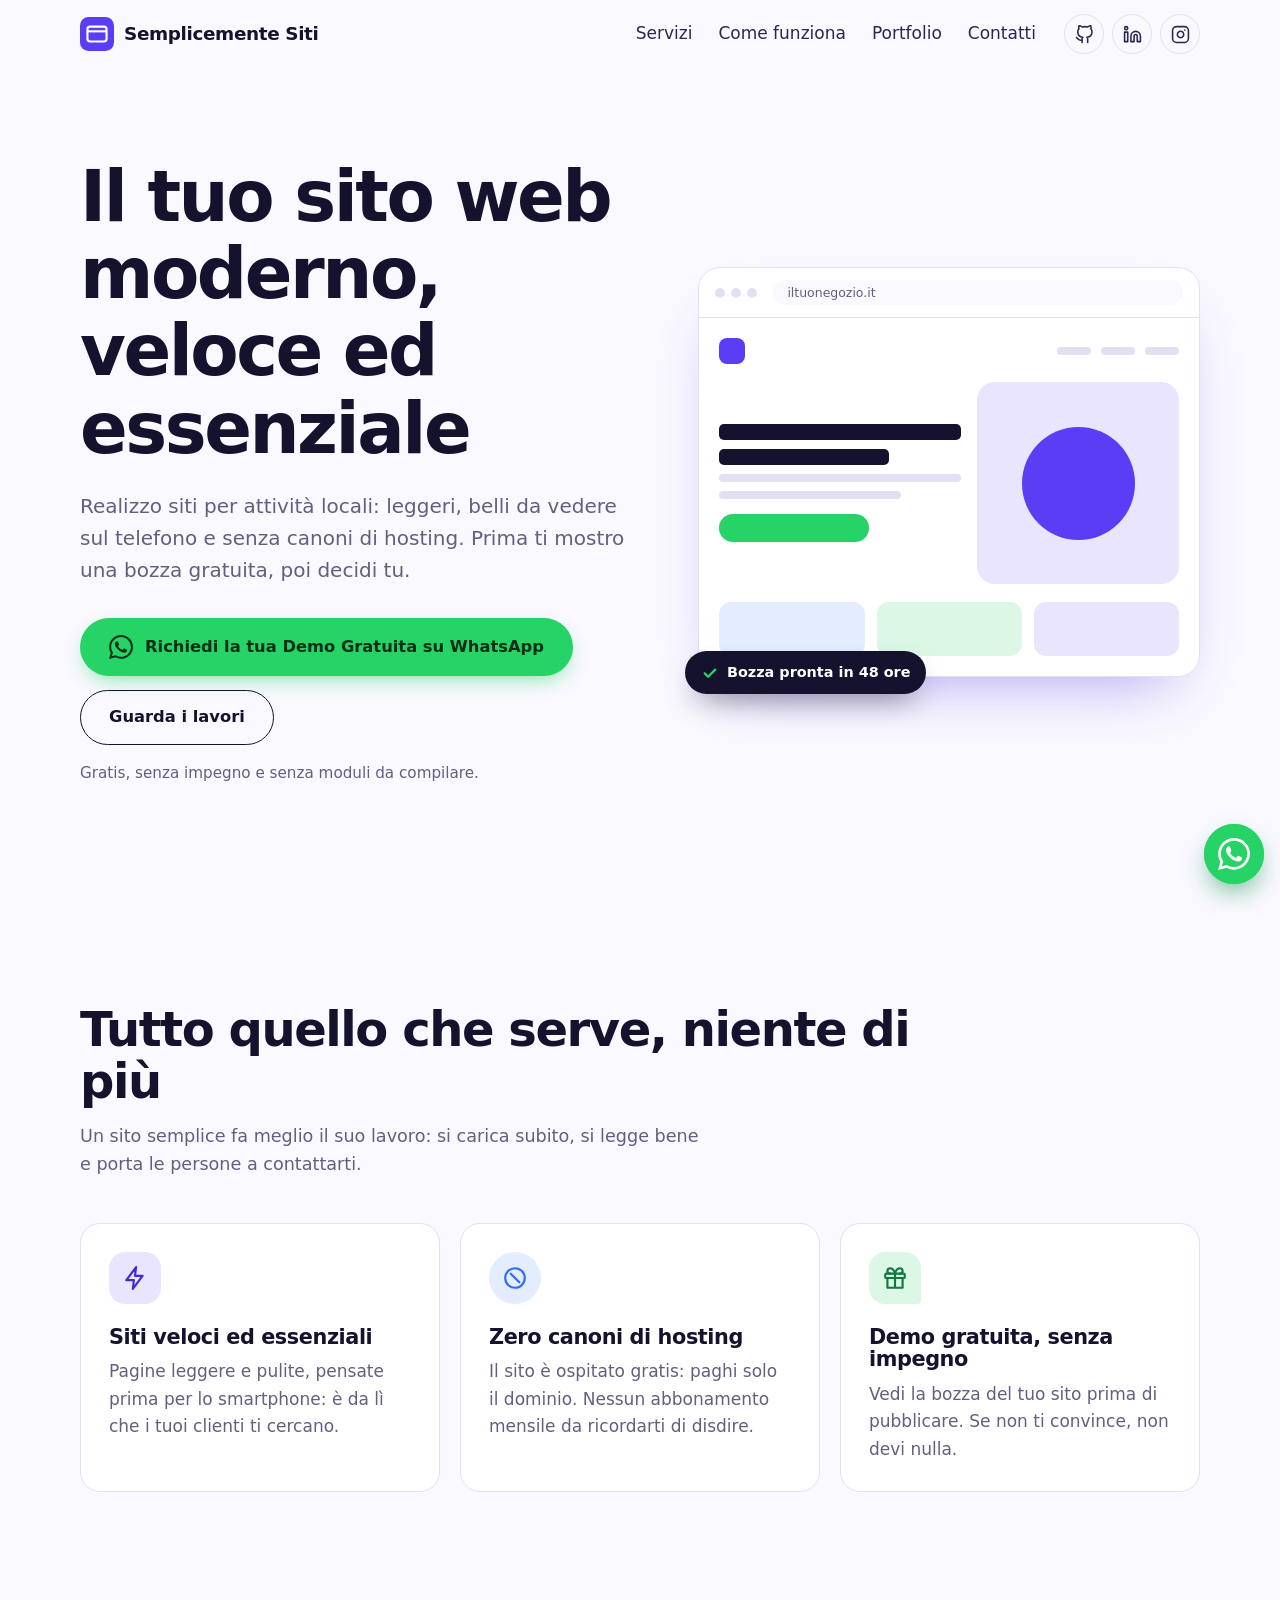
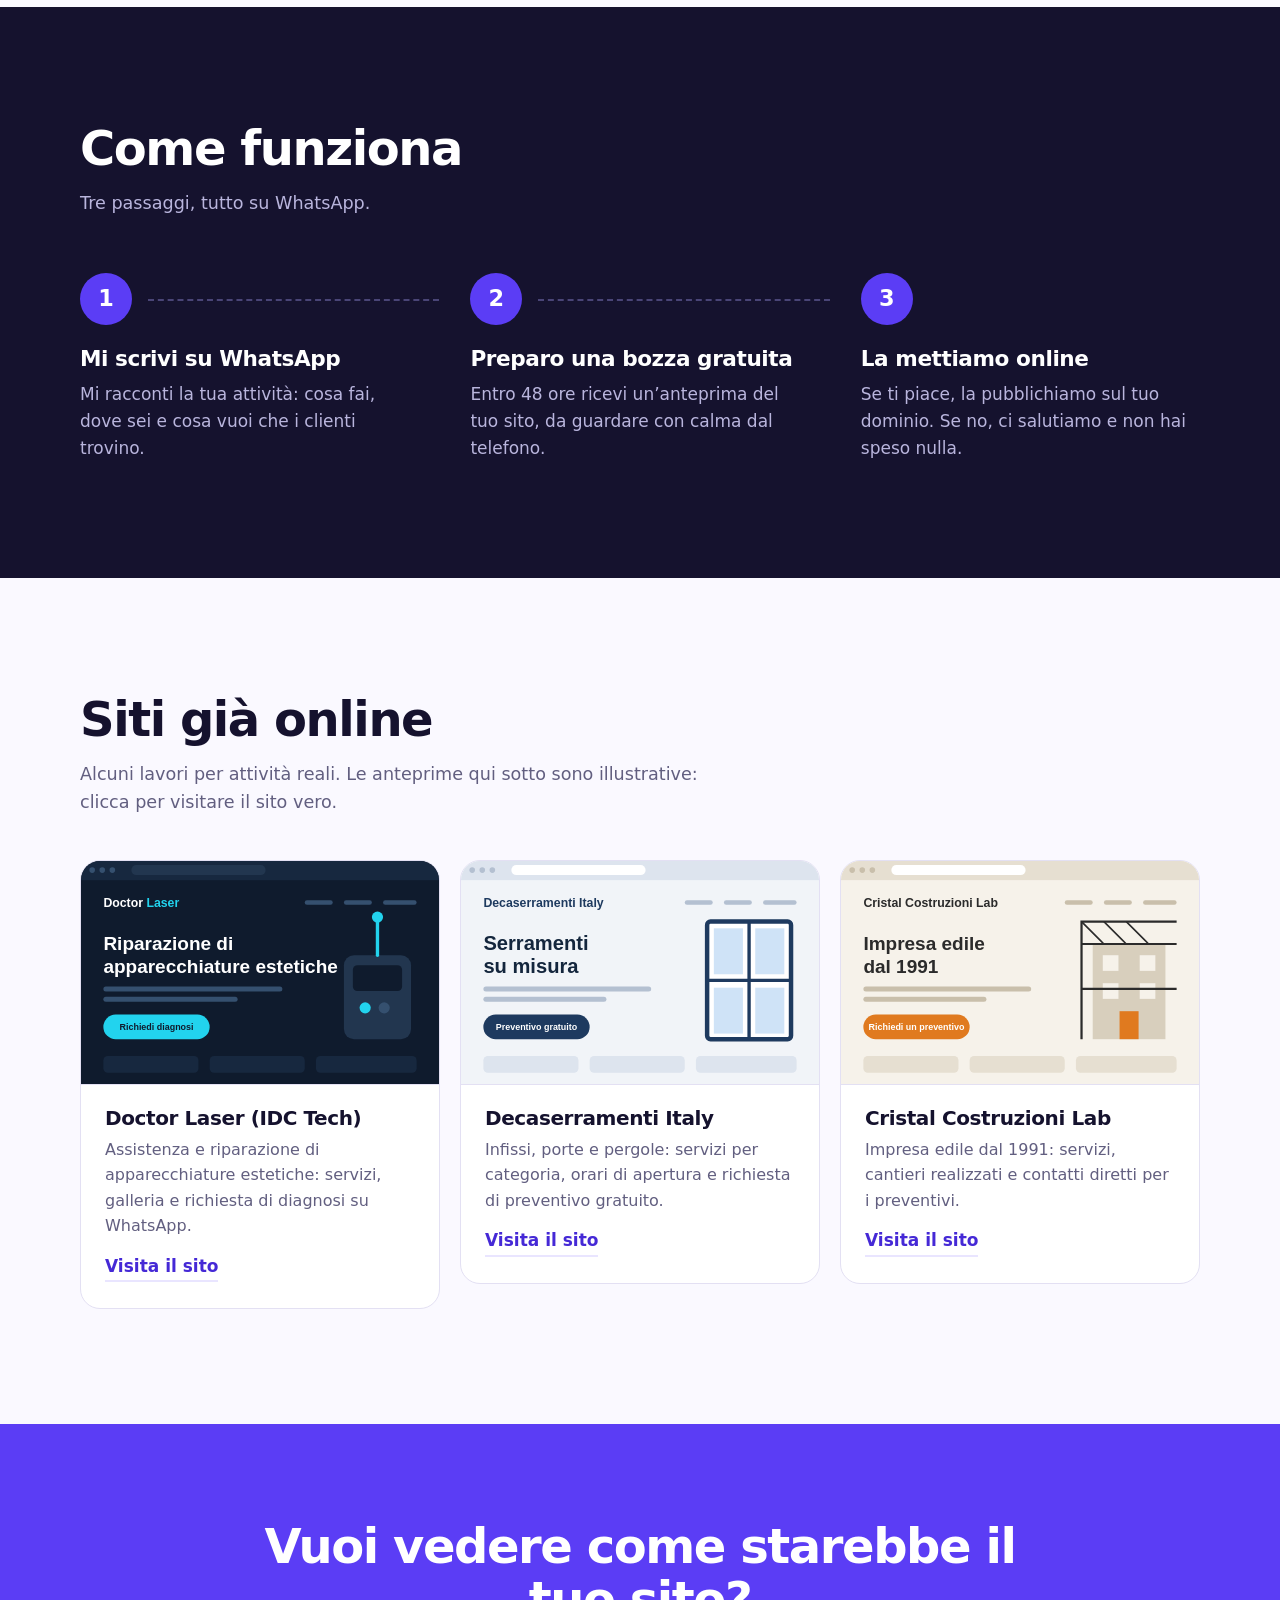
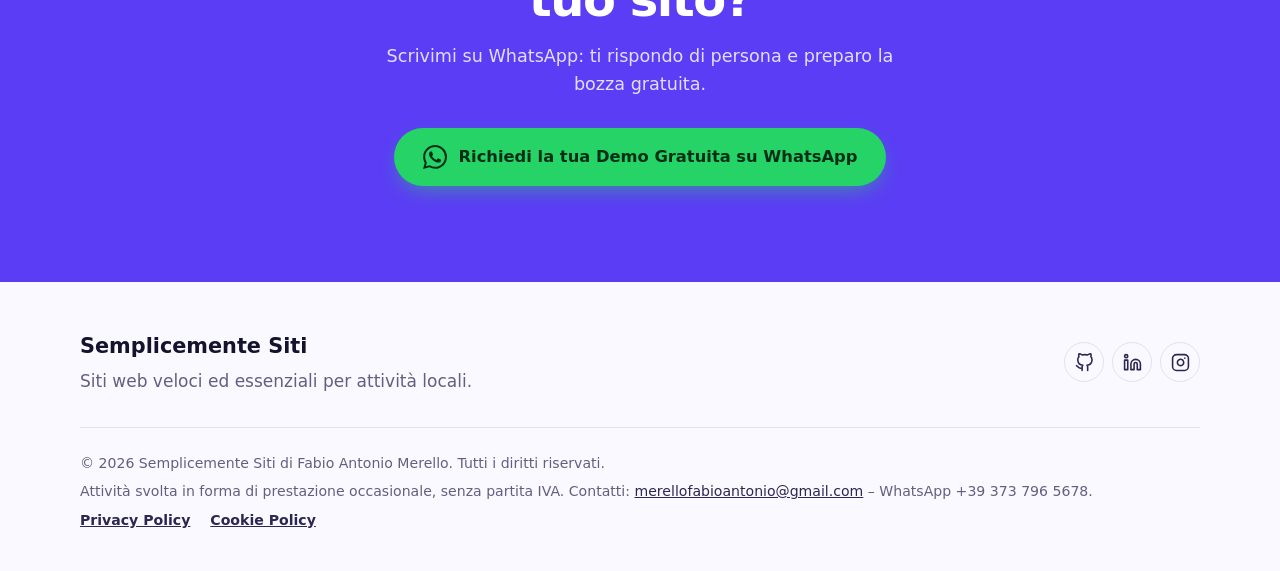
<file: index.html>
<!DOCTYPE html>
<html lang="it">
<head>
  <meta charset="UTF-8">
  <meta name="viewport" content="width=device-width, initial-scale=1">
  <title>Semplicemente Siti – Siti web veloci ed essenziali per la tua attività</title>
  <meta name="description" content="Siti web moderni, veloci ed essenziali per attività locali. Zero canoni di hosting e bozza gratuita in 48 ore. Richiedi la tua demo su WhatsApp.">
  <meta name="theme-color" content="#5b3df5">
  <meta property="og:title" content="Semplicemente Siti – Il tuo sito web moderno, veloce ed essenziale">
  <meta property="og:description" content="Zero canoni di hosting, bozza gratuita in 48 ore e nessun impegno.">
  <meta property="og:type" content="website">
  <link rel="icon" href="assets/favicon.svg" type="image/svg+xml">
  <link rel="stylesheet" href="style.css">
  <script>document.documentElement.classList.add('js');</script>
</head>
<body>

<!-- Icone SVG (sprite)  -->
<svg width="0" height="0" style="position:absolute" aria-hidden="true" focusable="false">
  <symbol id="i-whatsapp" viewBox="0 0 24 24"><path fill="currentColor" d="M17.472 14.382c-.297-.149-1.758-.867-2.03-.967-.273-.099-.471-.148-.67.15-.197.297-.767.966-.94 1.164-.173.199-.347.223-.644.075-.297-.15-1.255-.463-2.39-1.475-.883-.788-1.48-1.761-1.653-2.059-.173-.297-.018-.458.13-.606.134-.133.298-.347.446-.52.149-.174.198-.298.298-.497.099-.198.05-.371-.025-.52-.075-.149-.669-1.612-.916-2.207-.242-.579-.487-.5-.669-.51-.173-.008-.371-.01-.57-.01-.198 0-.52.074-.792.372-.272.297-1.04 1.016-1.04 2.479 0 1.462 1.065 2.875 1.213 3.074.149.198 2.096 3.2 5.077 4.487.709.306 1.262.489 1.694.625.712.227 1.36.195 1.871.118.571-.085 1.758-.719 2.006-1.413.248-.694.248-1.289.173-1.413-.074-.124-.272-.198-.57-.347m-5.421 7.403h-.004a9.87 9.87 0 01-5.031-1.378l-.361-.214-3.741.982.998-3.648-.235-.374a9.86 9.86 0 01-1.51-5.26c.001-5.45 4.436-9.884 9.888-9.884 2.64 0 5.122 1.03 6.988 2.898a9.825 9.825 0 012.893 6.994c-.003 5.45-4.437 9.884-9.885 9.884m8.413-18.297A11.815 11.815 0 0012.05 0C5.495 0 .16 5.335.157 11.892c0 2.096.547 4.142 1.588 5.945L.057 24l6.305-1.654a11.882 11.882 0 005.683 1.448h.005c6.554 0 11.89-5.335 11.893-11.893a11.821 11.821 0 00-3.48-8.413z"/></symbol>
  <symbol id="i-github" viewBox="0 0 24 24"><g fill="none" stroke="currentColor" stroke-width="2" stroke-linecap="round" stroke-linejoin="round"><path d="M9 19c-5 1.5-5-2.5-7-3m14 6v-3.87a3.37 3.37 0 0 0-.94-2.61c3.14-.35 6.44-1.54 6.44-7A5.44 5.44 0 0 0 20 4.77 5.07 5.07 0 0 0 19.91 1S18.73.65 16 2.48a13.38 13.38 0 0 0-7 0C6.27.65 5.09 1 5.09 1A5.07 5.07 0 0 0 5 4.77a5.44 5.44 0 0 0-1.5 3.78c0 5.42 3.3 6.61 6.44 7A3.37 3.37 0 0 0 9 18.13V22"/></g></symbol>
  <symbol id="i-linkedin" viewBox="0 0 24 24"><g fill="none" stroke="currentColor" stroke-width="2" stroke-linecap="round" stroke-linejoin="round"><path d="M16 8a6 6 0 0 1 6 6v7h-4v-7a2 2 0 0 0-4 0v7h-4v-7a6 6 0 0 1 6-6z"/><rect x="2" y="9" width="4" height="12"/><circle cx="4" cy="4" r="2"/></g></symbol>
  <symbol id="i-instagram" viewBox="0 0 24 24"><g fill="none" stroke="currentColor" stroke-width="2" stroke-linecap="round" stroke-linejoin="round"><rect x="2" y="2" width="20" height="20" rx="5" ry="5"/><path d="M16 11.37A4 4 0 1 1 12.63 8 4 4 0 0 1 16 11.37z"/><line x1="17.5" y1="6.5" x2="17.51" y2="6.5"/></g></symbol>
  <symbol id="i-bolt" viewBox="0 0 24 24"><path fill="none" stroke="currentColor" stroke-width="2" stroke-linecap="round" stroke-linejoin="round" d="M13 2 4 14h7l-1 8 9-12h-7z"/></symbol>
  <symbol id="i-coin" viewBox="0 0 24 24"><g fill="none" stroke="currentColor" stroke-width="2" stroke-linecap="round" stroke-linejoin="round"><circle cx="12" cy="12" r="9"/><path d="M8 8l8 8"/></g></symbol>
  <symbol id="i-gift" viewBox="0 0 24 24"><g fill="none" stroke="currentColor" stroke-width="2" stroke-linecap="round" stroke-linejoin="round"><rect x="3" y="8" width="18" height="4" rx="1"/><path d="M12 8v13M19 12v9H5v-9M7.5 8a2.5 2.5 0 0 1 0-5C11 3 12 8 12 8s1-5 4.5-5a2.5 2.5 0 0 1 0 5"/></g></symbol>
  <symbol id="i-check" viewBox="0 0 24 24"><path fill="none" stroke="currentColor" stroke-width="3" stroke-linecap="round" stroke-linejoin="round" d="M5 12.5l4.5 4.5L19 7.5"/></symbol>
</svg>

<a class="skip-link" href="#contenuto">Vai al contenuto</a>

<header class="site-header">
  <div class="wrap nav">
    <a class="logo" href="#top" aria-label="Semplicemente Siti – torna all'inizio">
      <svg class="logo-mark" viewBox="0 0 64 64" aria-hidden="true"><rect width="64" height="64" rx="16" fill="#5b3df5"/><rect x="14" y="18" width="36" height="28" rx="5" fill="none" stroke="#fff" stroke-width="4"/><path d="M14 27h36" stroke="#fff" stroke-width="4"/></svg>
      <span>Semplicemente Siti</span>
    </a>

    <button class="nav-toggle" type="button" aria-expanded="false" aria-controls="menu" aria-label="Apri il menu">
      <span></span><span></span><span></span>
    </button>

    <div class="menu" id="menu">
      <ul class="links">
        <li><a href="#servizi">Servizi</a></li>
        <li><a href="#come-funziona">Come funziona</a></li>
        <li><a href="#portfolio">Portfolio</a></li>
        <li><a href="#contatti">Contatti</a></li>
      </ul>
      <div class="socials">
        <a href="https://github.com/FabioMerello" target="_blank" rel="noopener" aria-label="GitHub"><svg aria-hidden="true"><use href="#i-github"/></svg></a>
        <a href="https://www.linkedin.com/in/fabio-antonio-merello-633b62313/" target="_blank" rel="noopener" aria-label="LinkedIn"><svg aria-hidden="true"><use href="#i-linkedin"/></svg></a>
        <a href="https://www.instagram.com/semplicementesiti/" target="_blank" rel="noopener" aria-label="Instagram"><svg aria-hidden="true"><use href="#i-instagram"/></svg></a>
      </div>
    </div>
  </div>
</header>

<main id="contenuto">

  <!-- HERO -->
  <section class="hero" id="top">
    <div class="wrap hero-grid">
      <div class="hero-copy">
        <h1>Il tuo sito web moderno, veloce ed essenziale</h1>
        <p class="lead">Realizzo siti per attività locali: leggeri, belli da vedere sul telefono e senza canoni di hosting. Prima ti mostro una bozza gratuita, poi decidi tu.</p>
        <div class="hero-actions">
          <a class="btn btn-wa" href="https://wa.me/393737965678?text=Ciao!%20Ho%20visto%20il%20tuo%20sito%20su%20Instagram%20e%20vorrei%20richiedere%20una%20demo%20gratuita." target="_blank" rel="noopener">
            <svg aria-hidden="true"><use href="#i-whatsapp"/></svg>
            Richiedi la tua Demo Gratuita su WhatsApp
          </a>
          <a class="btn btn-ghost" href="#portfolio">Guarda i lavori</a>
        </div>
        <p class="hero-note">Gratis, senza impegno e senza moduli da compilare.</p>
      </div>

      <div class="mock" aria-hidden="true">
        <div class="mock-bar"><i></i><i></i><i></i><span>iltuonegozio.it</span></div>
        <div class="mock-body">
          <div class="m m-nav" style="--i:0"><b></b><span></span><span></span><span></span></div>
          <div class="mock-hero">
            <div class="mock-copy">
              <div class="m m-h" style="--i:1"></div>
              <div class="m m-h short" style="--i:2"></div>
              <div class="m m-p" style="--i:3"></div>
              <div class="m m-p mid" style="--i:4"></div>
              <div class="m m-btn" style="--i:5"></div>
            </div>
            <div class="m m-pic" style="--i:3"><span></span></div>
          </div>
          <div class="mock-cards">
            <div class="m m-c" style="--i:6"></div>
            <div class="m m-c" style="--i:7"></div>
            <div class="m m-c" style="--i:8"></div>
          </div>
        </div>
        <div class="mock-chip"><svg><use href="#i-check"/></svg>Bozza pronta in 48 ore</div>
      </div>
    </div>
  </section>

  <!-- SERVIZI -->
  <section class="section" id="servizi">
    <div class="wrap">
      <h2>Tutto quello che serve, niente di più</h2>
      <p class="section-intro">Un sito semplice fa meglio il suo lavoro: si carica subito, si legge bene e porta le persone a contattarti.</p>
      <div class="cards">
        <article class="card">
          <div class="icon icon-violet"><svg aria-hidden="true"><use href="#i-bolt"/></svg></div>
          <h3>Siti veloci ed essenziali</h3>
          <p>Pagine leggere e pulite, pensate prima per lo smartphone: è da lì che i tuoi clienti ti cercano.</p>
        </article>
        <article class="card">
          <div class="icon icon-blue"><svg aria-hidden="true"><use href="#i-coin"/></svg></div>
          <h3>Zero canoni di hosting</h3>
          <p>Il sito è ospitato gratis: paghi solo il dominio. Nessun abbonamento mensile da ricordarti di disdire.</p>
        </article>
        <article class="card">
          <div class="icon icon-green"><svg aria-hidden="true"><use href="#i-gift"/></svg></div>
          <h3>Demo gratuita, senza impegno</h3>
          <p>Vedi la bozza del tuo sito prima di pubblicare. Se non ti convince, non devi nulla.</p>
        </article>
      </div>
    </div>
  </section>

  <!-- COME FUNZIONA -->
  <section class="section section-dark" id="come-funziona">
    <div class="wrap">
      <h2>Come funziona</h2>
      <p class="section-intro">Tre passaggi, tutto su WhatsApp.</p>
      <ol class="steps">
        <li>
          <span class="step-n" aria-hidden="true">1</span>
          <h3>Mi scrivi su WhatsApp</h3>
          <p>Mi racconti la tua attività: cosa fai, dove sei e cosa vuoi che i clienti trovino.</p>
        </li>
        <li>
          <span class="step-n" aria-hidden="true">2</span>
          <h3>Preparo una bozza gratuita</h3>
          <p>Entro 48 ore ricevi un’anteprima del tuo sito, da guardare con calma dal telefono.</p>
        </li>
        <li>
          <span class="step-n" aria-hidden="true">3</span>
          <h3>La mettiamo online</h3>
          <p>Se ti piace, la pubblichiamo sul tuo dominio. Se no, ci salutiamo e non hai speso nulla.</p>
        </li>
      </ol>
    </div>
  </section>

  <!-- PORTFOLIO -->
  <section class="section" id="portfolio">
    <div class="wrap">
      <h2>Siti già online</h2>
      <p class="section-intro">Alcuni lavori per attività reali. Le anteprime qui sotto sono illustrative: clicca per visitare il sito vero.</p>
      <div class="cards works">
        <article class="work">
          <img src="assets/mockup-doctorlaser.svg" alt="Anteprima illustrativa del sito Doctor Laser" width="640" height="400" loading="lazy">
          <div class="work-body">
            <h3>Doctor Laser (IDC Tech)</h3>
            <p>Assistenza e riparazione di apparecchiature estetiche: servizi, galleria e richiesta di diagnosi su WhatsApp.</p>
            <a class="link" href="https://www.idctech.it/" target="_blank" rel="noopener">Visita il sito</a>
          </div>
        </article>
        <article class="work">
          <img src="assets/mockup-decaserramenti.svg" alt="Anteprima illustrativa del sito Decaserramenti Italy" width="640" height="400" loading="lazy">
          <div class="work-body">
            <h3>Decaserramenti Italy</h3>
            <p>Infissi, porte e pergole: servizi per categoria, orari di apertura e richiesta di preventivo gratuito.</p>
            <a class="link" href="https://serramentideca.it/" target="_blank" rel="noopener">Visita il sito</a>
          </div>
        </article>
        <article class="work">
          <img src="assets/mockup-cristal.svg" alt="Anteprima illustrativa del sito Cristal Costruzioni Lab" width="640" height="400" loading="lazy">
          <div class="work-body">
            <h3>Cristal Costruzioni Lab</h3>
            <p>Impresa edile dal 1991: servizi, cantieri realizzati e contatti diretti per i preventivi.</p>
            <a class="link" href="https://www.cristalcostruzionilab.it/" target="_blank" rel="noopener">Visita il sito</a>
          </div>
        </article>
      </div>
    </div>
  </section>

  <!-- CONTATTI -->
  <section class="cta-band" id="contatti">
    <div class="wrap cta-inner">
      <h2>Vuoi vedere come starebbe il tuo sito?</h2>
      <p>Scrivimi su WhatsApp: ti rispondo di persona e preparo la bozza gratuita.</p>
      <a class="btn btn-wa" href="https://wa.me/393737965678?text=Ciao!%20Ho%20visto%20il%20tuo%20sito%20su%20Instagram%20e%20vorrei%20richiedere%20una%20demo%20gratuita." target="_blank" rel="noopener">
        <svg aria-hidden="true"><use href="#i-whatsapp"/></svg>
        Richiedi la tua Demo Gratuita su WhatsApp
      </a>
    </div>
  </section>
</main>

<footer class="site-footer">
  <div class="wrap footer-grid">
    <div>
      <p class="footer-brand">Semplicemente Siti</p>
      <p class="footer-small">Siti web veloci ed essenziali per attività locali.</p>
    </div>
    <div class="socials">
      <a href="https://github.com/FabioMerello" target="_blank" rel="noopener" aria-label="GitHub"><svg aria-hidden="true"><use href="#i-github"/></svg></a>
      <a href="https://www.linkedin.com/in/fabio-antonio-merello-633b62313/" target="_blank" rel="noopener" aria-label="LinkedIn"><svg aria-hidden="true"><use href="#i-linkedin"/></svg></a>
      <a href="https://www.instagram.com/semplicementesiti/" target="_blank" rel="noopener" aria-label="Instagram"><svg aria-hidden="true"><use href="#i-instagram"/></svg></a>
    </div>
  </div>
  <div class="wrap legal">
    <p>© <span id="year">2026</span> Semplicemente Siti di Fabio Antonio Merello. Tutti i diritti riservati.</p>
    <p>Attività svolta in forma di prestazione occasionale, senza partita IVA. Contatti: <a href="mailto:merellofabioantonio@gmail.com">merellofabioantonio@gmail.com</a> – WhatsApp +39 373 796 5678.</p>
    <p class="legal-links"><a href="privacy.html">Privacy Policy</a> <a href="cookie.html">Cookie Policy</a></p>
  </div>
</footer>

<a class="wa-float" href="https://wa.me/393737965678?text=Ciao!%20Ho%20visto%20il%20tuo%20sito%20su%20Instagram%20e%20vorrei%20richiedere%20una%20demo%20gratuita." target="_blank" rel="noopener" aria-label="Scrivimi su WhatsApp">
  <svg aria-hidden="true"><use href="#i-whatsapp"/></svg>
</a>

<script src="script.js"></script>
</body>
</html>
</file>
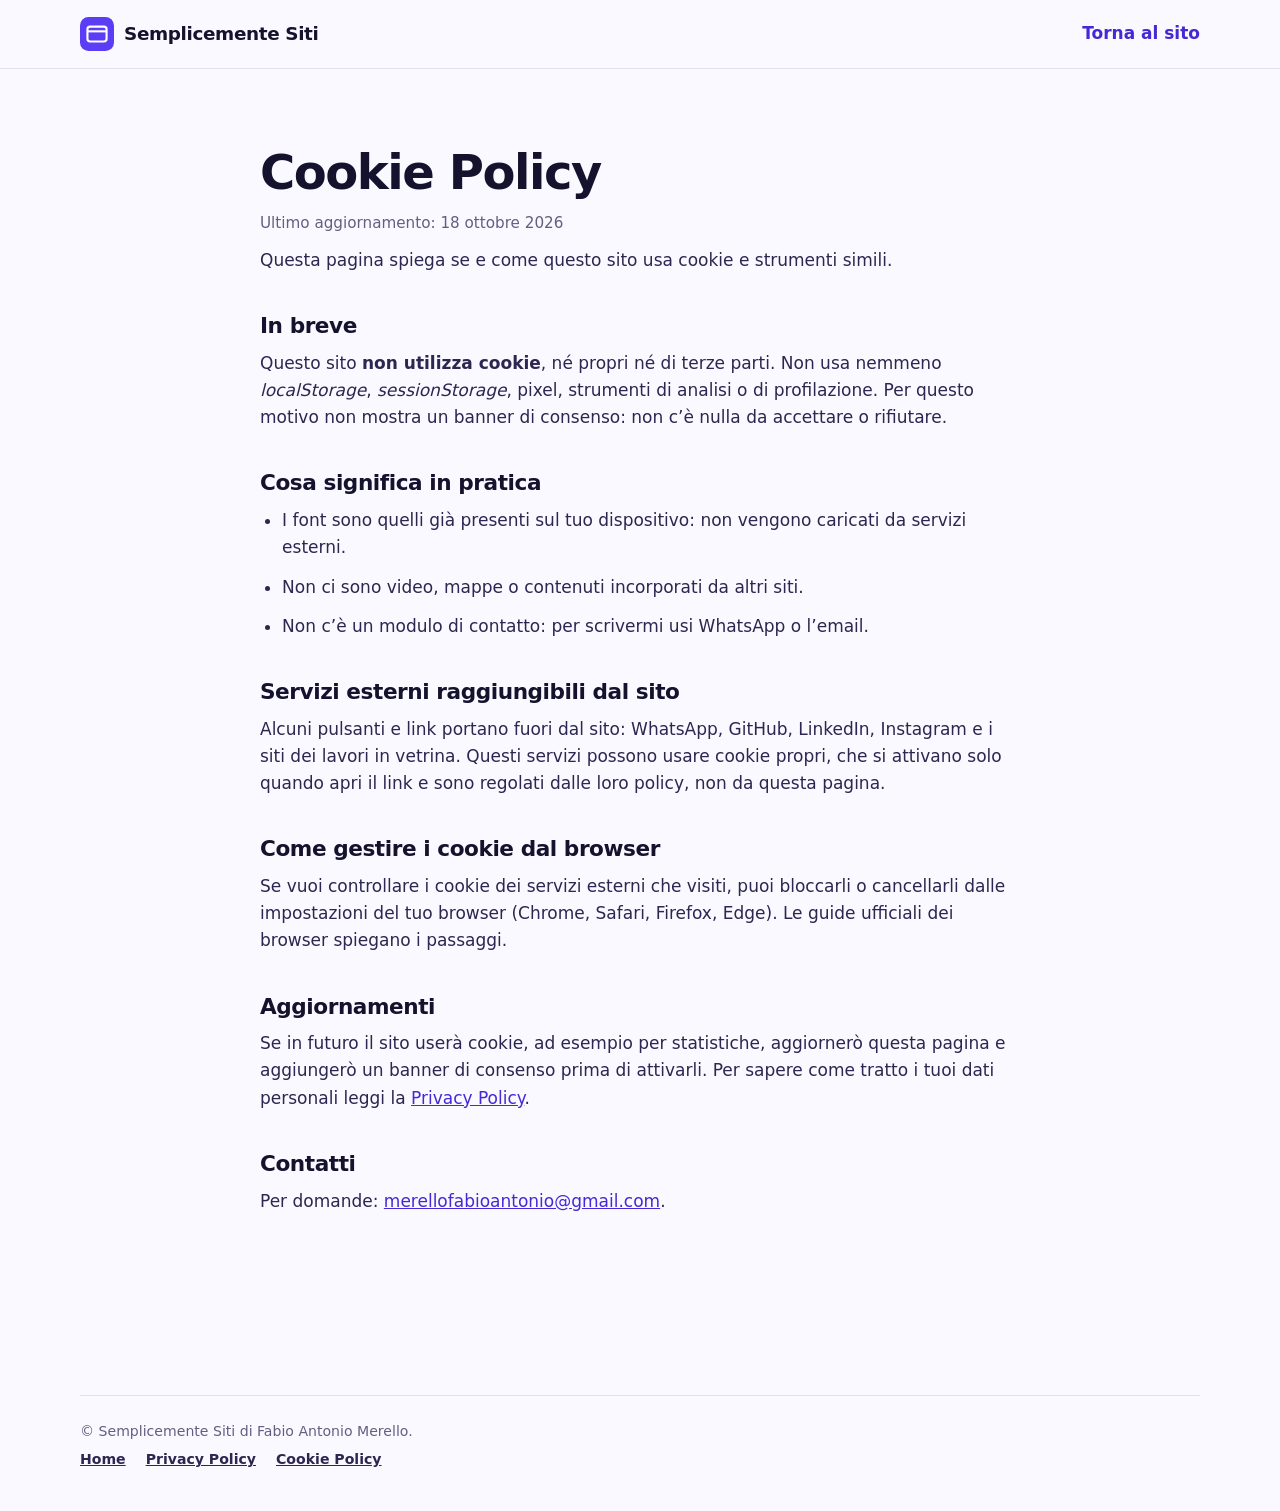
<file: cookie.html>
<!DOCTYPE html>
<html lang="it">
<head>
  <meta charset="UTF-8">
  <meta name="viewport" content="width=device-width, initial-scale=1">
  <title>Cookie Policy – Semplicemente Siti</title>
  <meta name="robots" content="index, follow">
  <meta name="theme-color" content="#5b3df5">
  <link rel="icon" href="assets/favicon.svg" type="image/svg+xml">
  <link rel="stylesheet" href="style.css">
</head>
<body>
<header class="site-header is-scrolled">
  <div class="wrap nav">
    <a class="logo" href="index.html" aria-label="Semplicemente Siti – torna al sito">
      <svg class="logo-mark" viewBox="0 0 64 64" aria-hidden="true"><rect width="64" height="64" rx="16" fill="#5b3df5"/><rect x="14" y="18" width="36" height="28" rx="5" fill="none" stroke="#fff" stroke-width="4"/><path d="M14 27h36" stroke="#fff" stroke-width="4"/></svg>
      <span>Semplicemente Siti</span>
    </a>
    <a class="back-link" href="index.html">Torna al sito</a>
  </div>
</header>
<main class="doc">
  <div class="wrap">
    <h1>Cookie Policy</h1>
    <p class="updated">Ultimo aggiornamento: 18 ottobre 2026</p>
    <p>Questa pagina spiega se e come questo sito usa cookie e strumenti simili.</p>

    <h2>In breve</h2>
    <p>Questo sito <strong>non utilizza cookie</strong>, né propri né di terze parti. Non usa nemmeno <em>localStorage</em>, <em>sessionStorage</em>, pixel, strumenti di analisi o di profilazione. Per questo motivo non mostra un banner di consenso: non c’è nulla da accettare o rifiutare.</p>

    <h2>Cosa significa in pratica</h2>
    <ul>
      <li>I font sono quelli già presenti sul tuo dispositivo: non vengono caricati da servizi esterni.</li>
      <li>Non ci sono video, mappe o contenuti incorporati da altri siti.</li>
      <li>Non c’è un modulo di contatto: per scrivermi usi WhatsApp o l’email.</li>
    </ul>

    <h2>Servizi esterni raggiungibili dal sito</h2>
    <p>Alcuni pulsanti e link portano fuori dal sito: WhatsApp, GitHub, LinkedIn, Instagram e i siti dei lavori in vetrina. Questi servizi possono usare cookie propri, che si attivano solo quando apri il link e sono regolati dalle loro policy, non da questa pagina.</p>

    <h2>Come gestire i cookie dal browser</h2>
    <p>Se vuoi controllare i cookie dei servizi esterni che visiti, puoi bloccarli o cancellarli dalle impostazioni del tuo browser (Chrome, Safari, Firefox, Edge). Le guide ufficiali dei browser spiegano i passaggi.</p>

    <h2>Aggiornamenti</h2>
    <p>Se in futuro il sito userà cookie, ad esempio per statistiche, aggiornerò questa pagina e aggiungerò un banner di consenso prima di attivarli. Per sapere come tratto i tuoi dati personali leggi la <a href="privacy.html">Privacy Policy</a>.</p>

    <h2>Contatti</h2>
    <p>Per domande: <a href="mailto:merellofabioantonio@gmail.com">merellofabioantonio@gmail.com</a>.</p>
  </div>
</main>
<footer class="site-footer">
  <div class="wrap legal">
    <p>© Semplicemente Siti di Fabio Antonio Merello.</p>
    <p class="legal-links"><a href="index.html">Home</a> <a href="privacy.html">Privacy Policy</a> <a href="cookie.html">Cookie Policy</a></p>
  </div>
</footer>
</body>
</html>
</file>
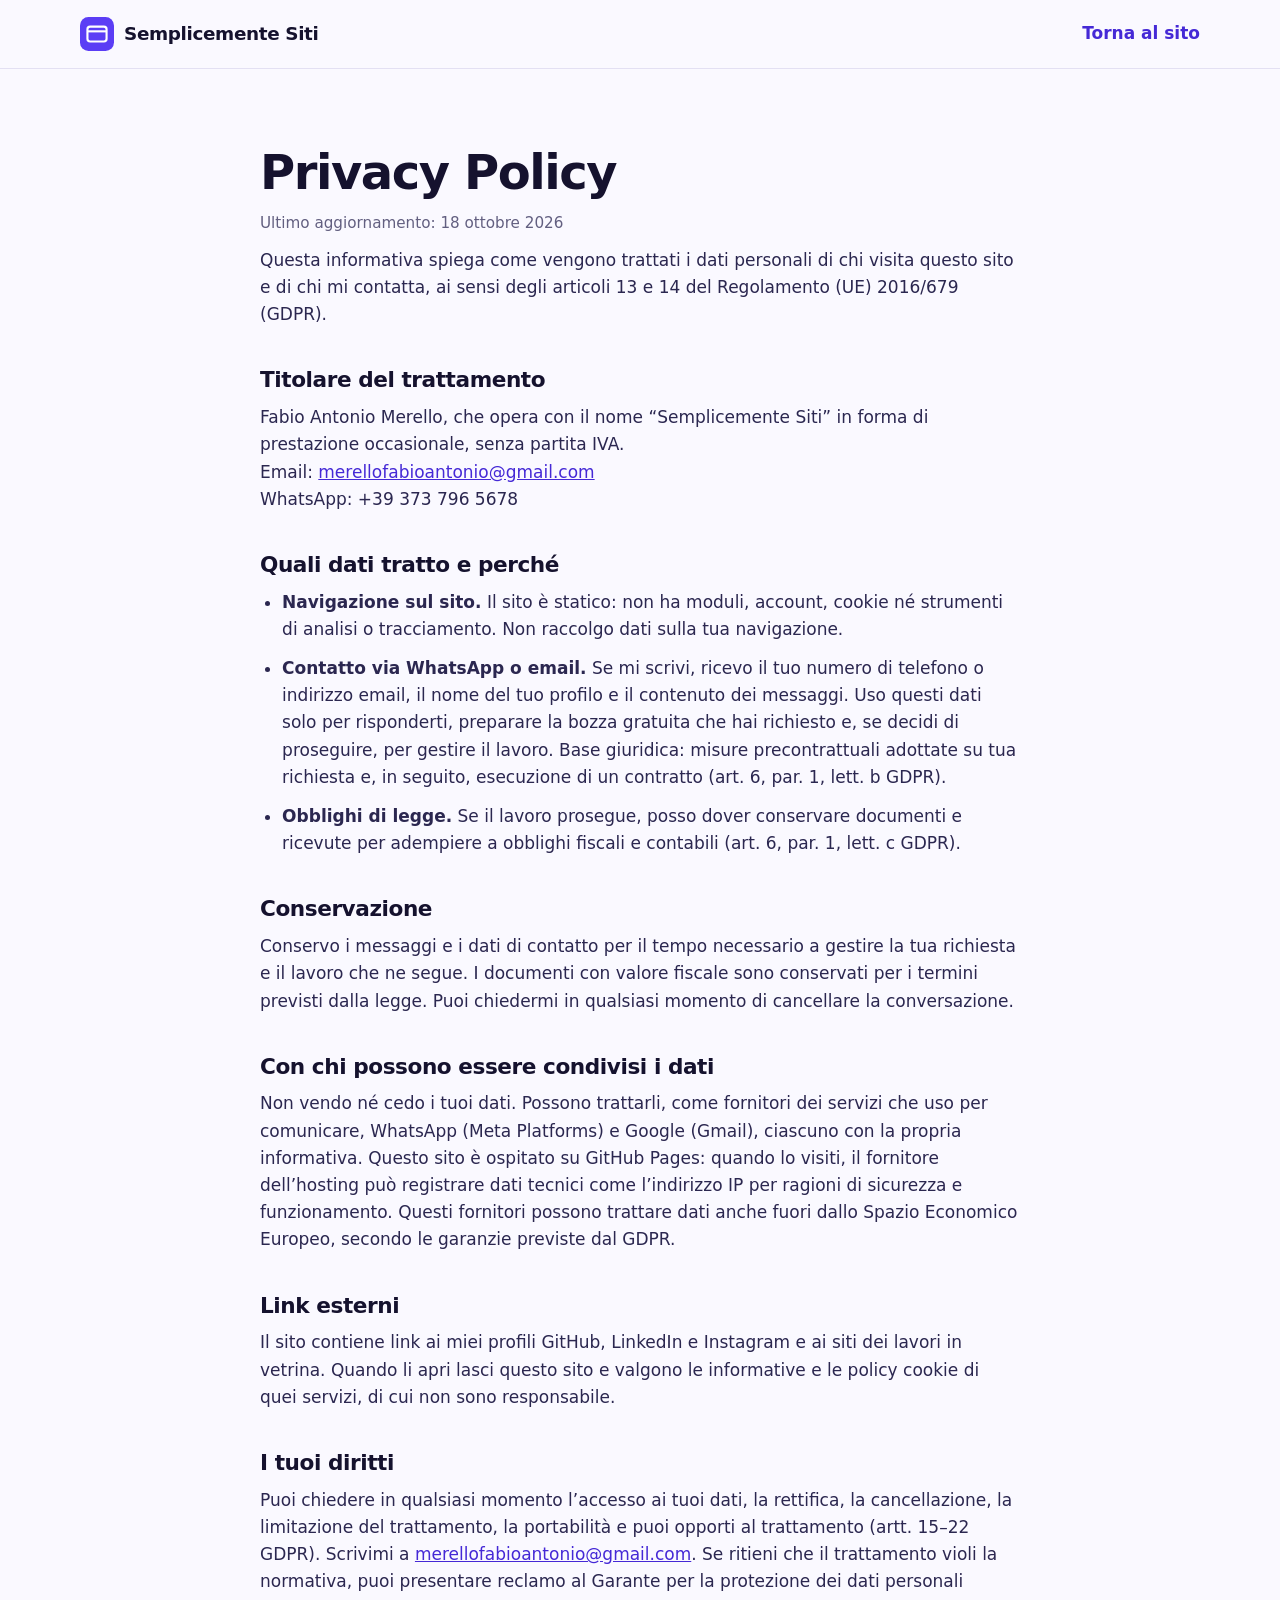
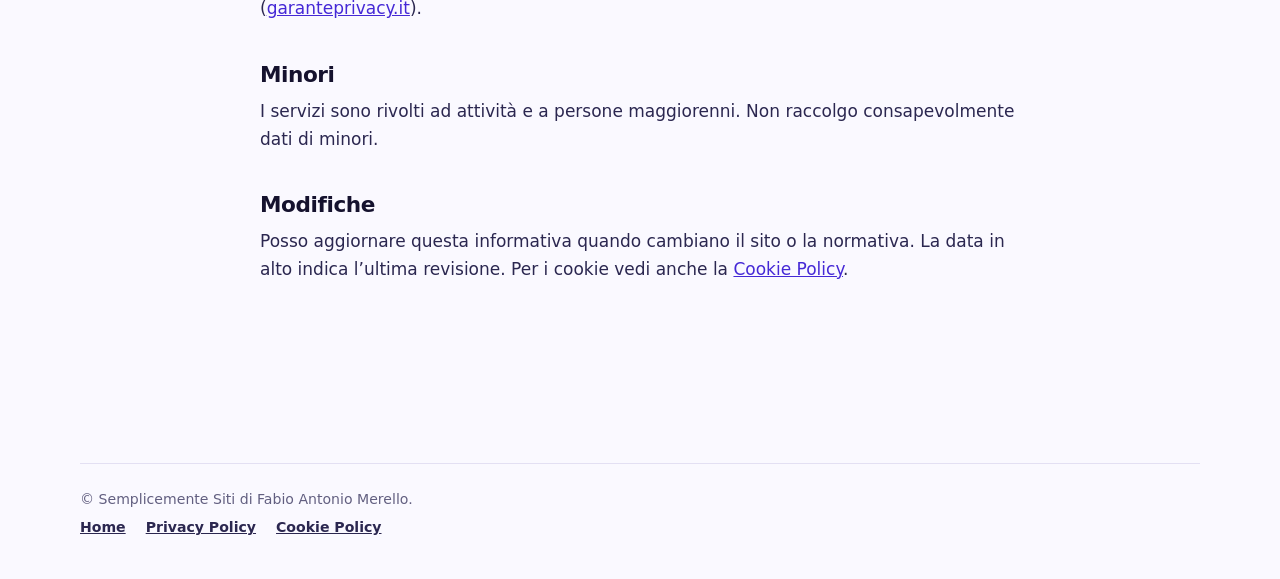
<file: privacy.html>
<!DOCTYPE html>
<html lang="it">
<head>
  <meta charset="UTF-8">
  <meta name="viewport" content="width=device-width, initial-scale=1">
  <title>Privacy Policy – Semplicemente Siti</title>
  <meta name="robots" content="index, follow">
  <meta name="theme-color" content="#5b3df5">
  <link rel="icon" href="assets/favicon.svg" type="image/svg+xml">
  <link rel="stylesheet" href="style.css">
</head>
<body>
<header class="site-header is-scrolled">
  <div class="wrap nav">
    <a class="logo" href="index.html" aria-label="Semplicemente Siti – torna al sito">
      <svg class="logo-mark" viewBox="0 0 64 64" aria-hidden="true"><rect width="64" height="64" rx="16" fill="#5b3df5"/><rect x="14" y="18" width="36" height="28" rx="5" fill="none" stroke="#fff" stroke-width="4"/><path d="M14 27h36" stroke="#fff" stroke-width="4"/></svg>
      <span>Semplicemente Siti</span>
    </a>
    <a class="back-link" href="index.html">Torna al sito</a>
  </div>
</header>
<main class="doc">
  <div class="wrap">
    <h1>Privacy Policy</h1>
    <p class="updated">Ultimo aggiornamento: 18 ottobre 2026</p>
    <p>Questa informativa spiega come vengono trattati i dati personali di chi visita questo sito e di chi mi contatta, ai sensi degli articoli 13 e 14 del Regolamento (UE) 2016/679 (GDPR).</p>

    <h2>Titolare del trattamento</h2>
    <p>Fabio Antonio Merello, che opera con il nome “Semplicemente Siti” in forma di prestazione occasionale, senza partita IVA.<br>
    Email: <a href="mailto:merellofabioantonio@gmail.com">merellofabioantonio@gmail.com</a><br>
    WhatsApp: +39 373 796 5678</p>

    <h2>Quali dati tratto e perché</h2>
    <ul>
      <li><strong>Navigazione sul sito.</strong> Il sito è statico: non ha moduli, account, cookie né strumenti di analisi o tracciamento. Non raccolgo dati sulla tua navigazione.</li>
      <li><strong>Contatto via WhatsApp o email.</strong> Se mi scrivi, ricevo il tuo numero di telefono o indirizzo email, il nome del tuo profilo e il contenuto dei messaggi. Uso questi dati solo per risponderti, preparare la bozza gratuita che hai richiesto e, se decidi di proseguire, per gestire il lavoro. Base giuridica: misure precontrattuali adottate su tua richiesta e, in seguito, esecuzione di un contratto (art. 6, par. 1, lett. b GDPR).</li>
      <li><strong>Obblighi di legge.</strong> Se il lavoro prosegue, posso dover conservare documenti e ricevute per adempiere a obblighi fiscali e contabili (art. 6, par. 1, lett. c GDPR).</li>
    </ul>

    <h2>Conservazione</h2>
    <p>Conservo i messaggi e i dati di contatto per il tempo necessario a gestire la tua richiesta e il lavoro che ne segue. I documenti con valore fiscale sono conservati per i termini previsti dalla legge. Puoi chiedermi in qualsiasi momento di cancellare la conversazione.</p>

    <h2>Con chi possono essere condivisi i dati</h2>
    <p>Non vendo né cedo i tuoi dati. Possono trattarli, come fornitori dei servizi che uso per comunicare, WhatsApp (Meta Platforms) e Google (Gmail), ciascuno con la propria informativa. Questo sito è ospitato su GitHub Pages: quando lo visiti, il fornitore dell’hosting può registrare dati tecnici come l’indirizzo IP per ragioni di sicurezza e funzionamento. Questi fornitori possono trattare dati anche fuori dallo Spazio Economico Europeo, secondo le garanzie previste dal GDPR.</p>

    <h2>Link esterni</h2>
    <p>Il sito contiene link ai miei profili GitHub, LinkedIn e Instagram e ai siti dei lavori in vetrina. Quando li apri lasci questo sito e valgono le informative e le policy cookie di quei servizi, di cui non sono responsabile.</p>

    <h2>I tuoi diritti</h2>
    <p>Puoi chiedere in qualsiasi momento l’accesso ai tuoi dati, la rettifica, la cancellazione, la limitazione del trattamento, la portabilità e puoi opporti al trattamento (artt. 15–22 GDPR). Scrivimi a <a href="mailto:merellofabioantonio@gmail.com">merellofabioantonio@gmail.com</a>. Se ritieni che il trattamento violi la normativa, puoi presentare reclamo al Garante per la protezione dei dati personali (<a href="https://www.garanteprivacy.it" target="_blank" rel="noopener">garanteprivacy.it</a>).</p>

    <h2>Minori</h2>
    <p>I servizi sono rivolti ad attività e a persone maggiorenni. Non raccolgo consapevolmente dati di minori.</p>

    <h2>Modifiche</h2>
    <p>Posso aggiornare questa informativa quando cambiano il sito o la normativa. La data in alto indica l’ultima revisione. Per i cookie vedi anche la <a href="cookie.html">Cookie Policy</a>.</p>
  </div>
</main>
<footer class="site-footer">
  <div class="wrap legal">
    <p>© Semplicemente Siti di Fabio Antonio Merello.</p>
    <p class="legal-links"><a href="index.html">Home</a> <a href="privacy.html">Privacy Policy</a> <a href="cookie.html">Cookie Policy</a></p>
  </div>
</footer>
</body>
</html>
</file>
<file: style.css>
/* ==========================================================
   Semplicemente Siti – style.css
   ========================================================== */
:root{
  --ink:#15122e; --ink-2:#2b2750; --muted:#625f80;
  --paper:#faf9ff; --white:#fff; --line:#e3e0f3;
  --violet:#5b3df5; --violet-d:#4529d6; --lilac:#e9e5ff;
  --blue:#2f6bff; --sky:#e3edff;
  --wa:#25d366; --wa-d:#1ebe5a; --mint:#dcf7e6; --wa-ink:#052e16;
  --font-display:'Avenir Next','Segoe UI Variable Display','Segoe UI',system-ui,-apple-system,Roboto,'Helvetica Neue',Arial,sans-serif;
  --font-body:system-ui,-apple-system,'Segoe UI',Roboto,'Helvetica Neue',Arial,sans-serif;
  --wrap:1120px;
}

*,*::before,*::after{box-sizing:border-box}
html{scroll-behavior:smooth;scroll-padding-top:84px;-webkit-text-size-adjust:100%}
body{margin:0;font-family:var(--font-body);font-size:1.0625rem;line-height:1.6;color:var(--ink);background:var(--paper);overflow-x:hidden}
img{max-width:100%;height:auto;display:block}
a{color:inherit}
h1,h2,h3{font-family:var(--font-display);line-height:1.1;margin:0;letter-spacing:-.02em}
p{margin:0}
ul,ol{margin:0;padding:0;list-style:none}
svg{display:block}
:focus-visible{outline:3px solid var(--violet);outline-offset:3px;border-radius:6px}

.wrap{width:min(var(--wrap),100% - 40px);margin-inline:auto}

.skip-link{position:absolute;left:12px;top:-60px;background:var(--ink);color:#fff;padding:10px 16px;border-radius:8px;z-index:100;text-decoration:none}
.skip-link:focus{top:12px}

/* ---------- Header ---------- */
.site-header{position:sticky;top:0;z-index:50;background:rgba(250,249,255,.88);-webkit-backdrop-filter:blur(12px);backdrop-filter:blur(12px);border-bottom:1px solid transparent;transition:border-color .2s}
.site-header.is-scrolled{border-bottom-color:var(--line)}
.nav{display:flex;align-items:center;justify-content:space-between;height:68px}
.logo{display:flex;align-items:center;gap:10px;text-decoration:none;font-family:var(--font-display);font-weight:800;font-size:1.15rem;letter-spacing:-.02em}
.logo-mark{width:34px;height:34px}

.menu{display:flex;align-items:center;gap:28px}
.links{display:flex;gap:26px}
.links a{text-decoration:none;font-weight:500;color:var(--ink-2);padding:6px 0;border-bottom:2px solid transparent}
.links a:hover{border-bottom-color:var(--violet)}

.socials{display:flex;gap:8px}
.socials a{display:grid;place-items:center;width:40px;height:40px;border-radius:50%;border:1.5px solid var(--line);color:var(--ink-2);transition:background .15s,color .15s,border-color .15s}
.socials a:hover{background:var(--violet);border-color:var(--violet);color:#fff}
.socials svg{width:19px;height:19px}

.nav-toggle{display:none;width:44px;height:44px;border:1.5px solid var(--line);border-radius:12px;background:var(--white);cursor:pointer;padding:0;position:relative}
.nav-toggle span{position:absolute;left:12px;right:12px;height:2px;background:var(--ink);border-radius:2px;transition:transform .25s,opacity .2s,top .25s}
.nav-toggle span:nth-child(1){top:15px}
.nav-toggle span:nth-child(2){top:21px}
.nav-toggle span:nth-child(3){top:27px}
.nav-toggle[aria-expanded="true"] span:nth-child(1){top:21px;transform:rotate(45deg)}
.nav-toggle[aria-expanded="true"] span:nth-child(2){opacity:0}
.nav-toggle[aria-expanded="true"] span:nth-child(3){top:21px;transform:rotate(-45deg)}

/* ---------- Buttons ---------- */
.btn{display:inline-flex;align-items:center;justify-content:center;gap:12px;padding:16px 28px;border-radius:999px;font-weight:600;font-size:1.02rem;line-height:1.25;text-decoration:none;text-align:center;border:1.5px solid transparent;transition:background .15s,transform .15s,border-color .15s}
.btn svg{width:24px;height:24px;flex:none}
.btn-wa{background:var(--wa);color:var(--wa-ink);box-shadow:0 8px 22px -8px rgba(37,211,102,.7)}
.btn-wa:hover{background:var(--wa-d);transform:translateY(-1px)}
.btn-ghost{border-color:var(--ink);color:var(--ink)}
.btn-ghost:hover{background:var(--ink);color:#fff}

/* ---------- Hero ---------- */
.hero{padding:clamp(40px,7vw,96px) 0 clamp(56px,8vw,110px)}
.hero-grid{display:grid;grid-template-columns:1.05fr .95fr;gap:clamp(32px,5vw,72px);align-items:center}
.hero h1{font-size:clamp(2.4rem,5.6vw,4.4rem);font-weight:800;letter-spacing:-.035em}
.lead{margin-top:22px;font-size:clamp(1.05rem,1.6vw,1.25rem);color:var(--muted);max-width:34em}
.hero-actions{margin-top:32px;display:flex;flex-wrap:wrap;gap:14px}
.hero-note{margin-top:16px;font-size:.95rem;color:var(--muted)}

/* Mockup animato (unico momento di movimento della pagina) */
.mock{position:relative;background:var(--white);border:1.5px solid var(--line);border-radius:22px;box-shadow:0 30px 60px -30px rgba(69,41,214,.45);max-width:520px;width:100%;justify-self:end}
.mock-bar{display:flex;align-items:center;gap:6px;padding:12px 16px;border-bottom:1.5px solid var(--line)}
.mock-bar i{width:10px;height:10px;border-radius:50%;background:var(--line)}
.mock-bar span{margin-left:10px;flex:1;background:var(--paper);border-radius:999px;font-size:.78rem;color:var(--muted);padding:3px 14px}
.mock-body{padding:20px;display:grid;gap:18px}
.m-nav{display:flex;align-items:center;gap:10px}
.m-nav b{width:26px;height:26px;border-radius:8px;background:var(--violet);margin-right:auto}
.m-nav span{width:34px;height:8px;border-radius:4px;background:var(--line)}
.mock-hero{display:grid;grid-template-columns:1.2fr 1fr;gap:16px;align-items:center}
.mock-copy{display:grid;gap:9px}
.m-h{height:16px;border-radius:5px;background:var(--ink)}
.m-h.short{width:70%}
.m-p{height:8px;border-radius:4px;background:var(--line)}
.m-p.mid{width:75%}
.m-btn{height:28px;width:62%;border-radius:999px;background:var(--wa);margin-top:6px}
.m-pic{aspect-ratio:1;border-radius:18px;background:var(--lilac);display:grid;place-items:center}
.m-pic span{width:56%;aspect-ratio:1;border-radius:50%;background:var(--violet)}
.mock-cards{display:grid;grid-template-columns:repeat(3,1fr);gap:12px}
.m-c{height:54px;border-radius:12px;background:var(--sky)}
.m-c:nth-child(2){background:var(--mint)}
.m-c:nth-child(3){background:var(--lilac)}
.mock-chip{position:absolute;left:-14px;bottom:-18px;display:flex;align-items:center;gap:8px;background:var(--ink);color:#fff;padding:10px 16px;border-radius:999px;font-size:.9rem;font-weight:600;box-shadow:0 14px 30px -12px rgba(21,18,46,.6)}
.mock-chip svg{width:18px;height:18px;color:var(--wa);flex:none}

.js .m{animation:draw .7s cubic-bezier(.2,.7,.2,1) both;animation-delay:calc(var(--i) * .13s + .25s)}
.js .mock-chip{animation:pop .5s cubic-bezier(.2,.9,.3,1.2) both;animation-delay:1.9s}
@keyframes draw{from{opacity:0;clip-path:inset(0 100% 0 0)}to{opacity:1;clip-path:inset(0 0 0 0)}}
@keyframes pop{from{opacity:0;transform:translateY(10px) scale(.92)}to{opacity:1;transform:none}}

/* ---------- Sezioni ---------- */
.section{padding:clamp(64px,9vw,120px) 0}
.section h2,.cta-band h2{font-size:clamp(1.9rem,4vw,3rem);font-weight:800;letter-spacing:-.03em;max-width:18em}
.section-intro{margin-top:14px;color:var(--muted);max-width:36em;font-size:1.1rem}

.cards{margin-top:44px;display:grid;grid-template-columns:repeat(3,1fr);gap:20px}
.card{background:var(--white);border:1.5px solid var(--line);border-radius:20px;padding:28px}
.card h3{font-size:1.3rem;margin-top:22px}
.card p{margin-top:10px;color:var(--muted)}
.icon{width:52px;height:52px;display:grid;place-items:center}
.icon svg{width:26px;height:26px}
.icon-violet{background:var(--lilac);color:var(--violet-d);border-radius:16px}
.icon-blue{background:var(--sky);color:var(--blue);border-radius:50%}
.icon-green{background:var(--mint);color:#0f7a3d;border-radius:16px 16px 4px 16px}

/* Come funziona */
.section-dark{background:var(--ink);color:#fff}
.section-dark .section-intro{color:#b9b5dd}
.steps{margin-top:48px;display:grid;grid-template-columns:repeat(3,1fr);gap:clamp(24px,4vw,56px);counter-reset:s}
.steps li{position:relative;padding-top:8px}
.step-n{display:grid;place-items:center;width:52px;height:52px;border-radius:50%;background:var(--violet);font-family:var(--font-display);font-weight:800;font-size:1.4rem}
.steps li:not(:last-child)::after{content:"";position:absolute;top:34px;left:68px;right:-20px;border-top:2px dashed #4a4577}
.steps h3{margin-top:22px;font-size:1.35rem}
.steps p{margin-top:10px;color:#b9b5dd}

/* Portfolio */
.works{align-items:start}
.work{background:var(--white);border:1.5px solid var(--line);border-radius:20px;overflow:hidden}
.work img{width:100%;aspect-ratio:16/10;object-fit:cover;border-bottom:1.5px solid var(--line)}
.work-body{padding:22px 24px 26px}
.work h3{font-size:1.25rem}
.work p{margin-top:8px;color:var(--muted);font-size:1rem}
.link{display:inline-block;margin-top:14px;font-weight:600;color:var(--violet-d);text-decoration:none;border-bottom:2px solid var(--lilac)}
.link:hover{border-bottom-color:var(--violet)}

/* CTA finale */
.cta-band{background:var(--violet);color:#fff;padding:clamp(56px,8vw,96px) 0}
.cta-inner{display:grid;gap:16px;justify-items:center;text-align:center}
.cta-band h2{max-width:16em}
.cta-band p{color:#e4defe;max-width:30em;font-size:1.1rem}
.cta-band .btn{margin-top:14px}

/* ---------- Footer ---------- */
.site-footer{padding:48px 0 40px}
.footer-grid{display:flex;align-items:center;justify-content:space-between;gap:24px;flex-wrap:wrap}
.footer-brand{font-family:var(--font-display);font-weight:800;font-size:1.3rem}
.footer-small{color:var(--muted);margin-top:4px}
.legal{margin-top:32px;padding-top:24px;border-top:1.5px solid var(--line);display:grid;gap:6px;font-size:.88rem;color:var(--muted)}

.legal a{color:var(--ink-2)}
.legal-links{display:flex;gap:20px;flex-wrap:wrap}
.legal-links a{font-weight:600}

/* ---------- Pagine legali (privacy, cookie) ---------- */
.doc{padding:clamp(40px,6vw,80px) 0 clamp(56px,8vw,100px)}
.doc .wrap{max-width:760px}
.doc h1{font-size:clamp(2rem,4.5vw,3rem);font-weight:800;letter-spacing:-.03em}
.doc h2{font-size:1.35rem;margin-top:40px}
.doc p,.doc li{margin-top:12px;color:var(--ink-2)}
.doc ul{list-style:disc;padding-left:1.3em}
.doc a{color:var(--violet-d)}
.doc .updated{margin-top:12px;color:var(--muted);font-size:.95rem}
.back-link{font-weight:600;text-decoration:none;color:var(--violet-d)}

/* ---------- Pulsante flottante WhatsApp ---------- */
.wa-float{position:fixed;right:max(16px,env(safe-area-inset-right));bottom:max(16px,env(safe-area-inset-bottom));width:60px;height:60px;border-radius:50%;background:var(--wa);color:#fff;display:grid;place-items:center;z-index:60;box-shadow:0 12px 28px -8px rgba(18,140,70,.75);transition:transform .15s,background .15s}
.wa-float:hover{background:var(--wa-d);transform:scale(1.06)}
.wa-float svg{width:32px;height:32px}
.wa-float::after{content:"";position:absolute;inset:0;border-radius:50%;border:2px solid var(--wa);animation:ring 2.8s ease-out infinite}
@keyframes ring{0%{transform:scale(1);opacity:.7}70%,100%{transform:scale(1.55);opacity:0}}

/* ---------- Responsive ---------- */
@media (max-width:1000px){
  .cards{grid-template-columns:1fr 1fr}
  .cards .card:last-child:nth-child(odd),.works .work:last-child:nth-child(odd){grid-column:1/-1}
}

@media (max-width:860px){
  .nav-toggle{display:block}
  .menu{position:absolute;top:100%;left:0;right:0;flex-direction:column;align-items:stretch;gap:20px;padding:20px 20px 28px;background:var(--paper);border-bottom:1.5px solid var(--line);opacity:0;visibility:hidden;transform:translateY(-8px);transition:opacity .2s,transform .2s,visibility .2s}
  .menu.is-open{opacity:1;visibility:visible;transform:none}
  .links{flex-direction:column;gap:4px}
  .links a{display:block;padding:12px 0;font-size:1.15rem;border-bottom:1px solid var(--line)}
  .socials{justify-content:flex-start}
  .hero-grid{grid-template-columns:1fr}
  .mock{justify-self:center;margin-bottom:18px}
  .steps{grid-template-columns:1fr;gap:36px}
  .steps li:not(:last-child)::after{display:none}
}

@media (max-width:640px){
  body{font-size:1rem}
  .cards{grid-template-columns:1fr}
  .cards .card:last-child:nth-child(odd),.works .work:last-child:nth-child(odd){grid-column:auto}
  .hero-actions{flex-direction:column}
  .hero-actions .btn{width:100%}
  .cta-band .btn{width:100%}
  .mock-chip{left:8px}
  .card{padding:24px}
  .footer-grid{flex-direction:column;align-items:flex-start}
}

@media (max-width:380px){
  .wrap{width:calc(100% - 32px)}
  .btn{padding:14px 18px;font-size:.98rem}
  .logo{font-size:1.02rem}
  .mock-body{padding:14px}
}

@media (prefers-reduced-motion:reduce){
  html{scroll-behavior:auto}
  *,*::before,*::after{animation:none!important;transition:none!important}
}
</file>
